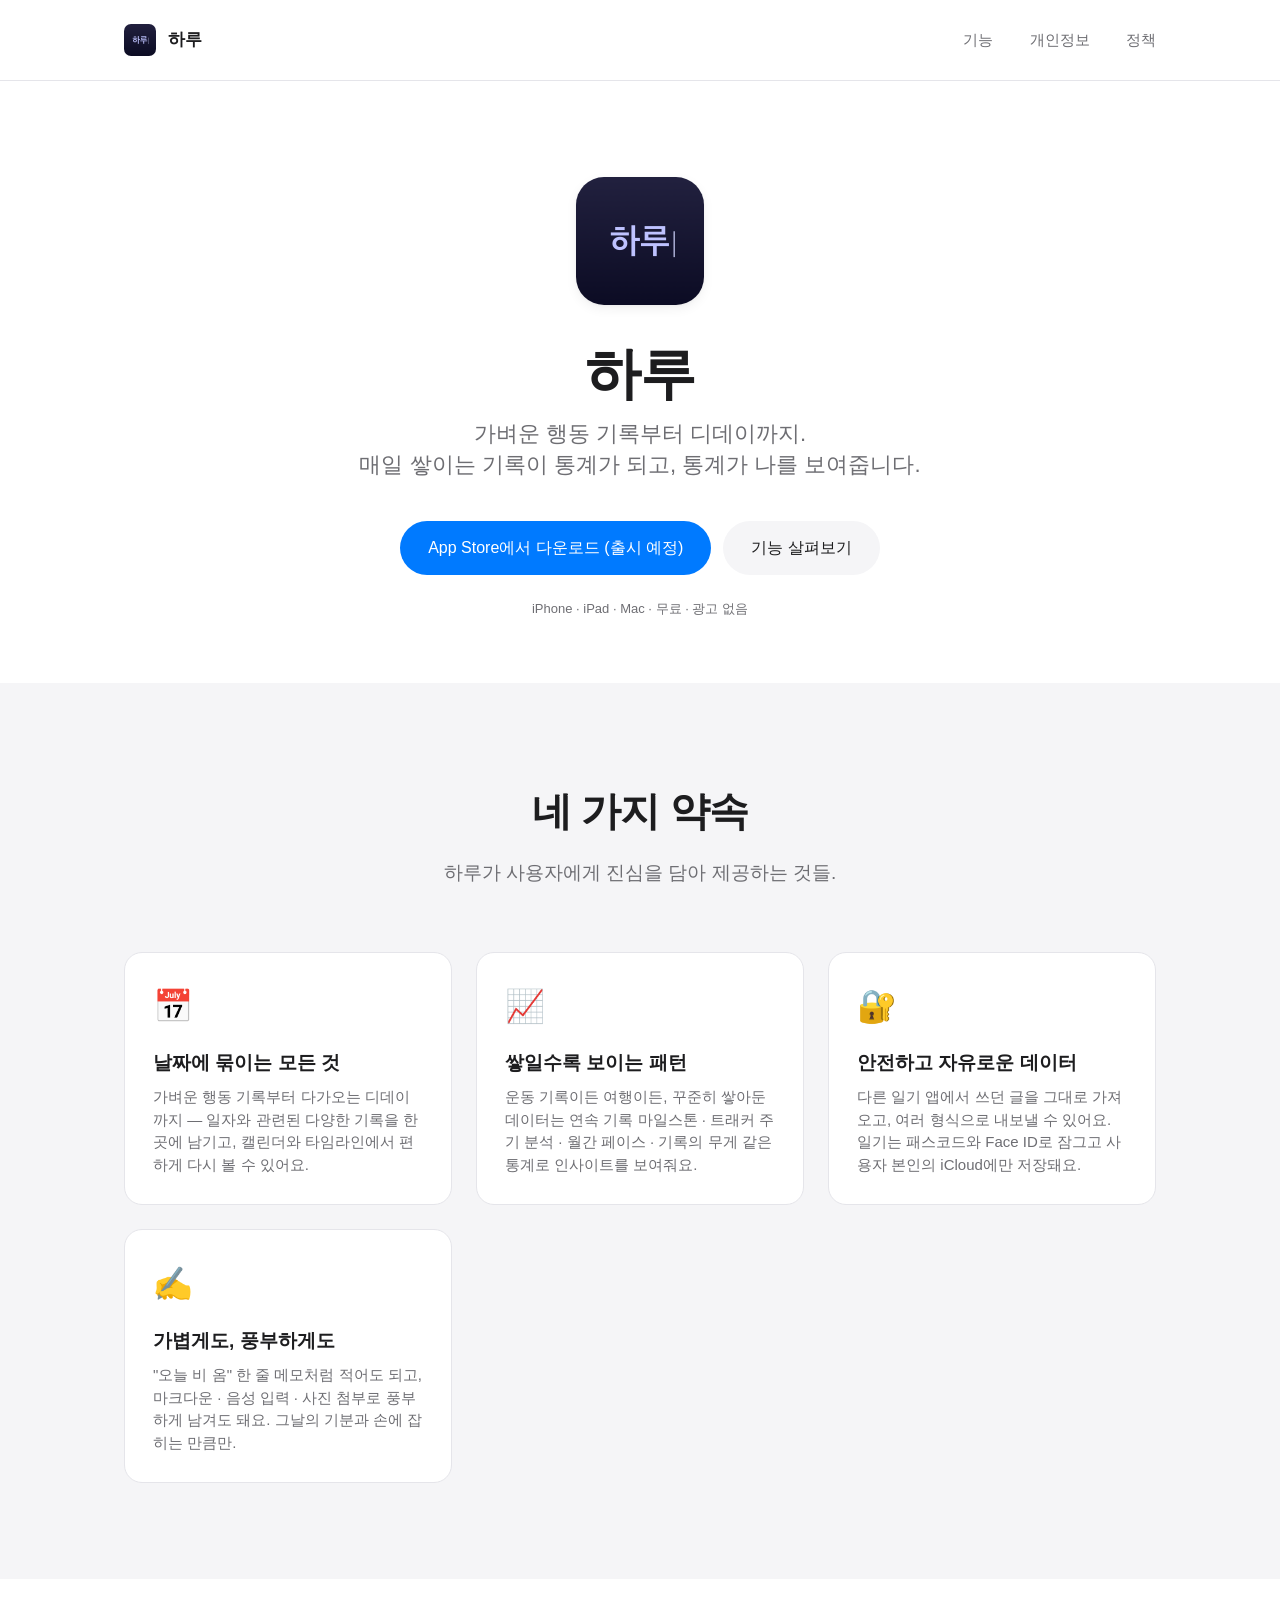
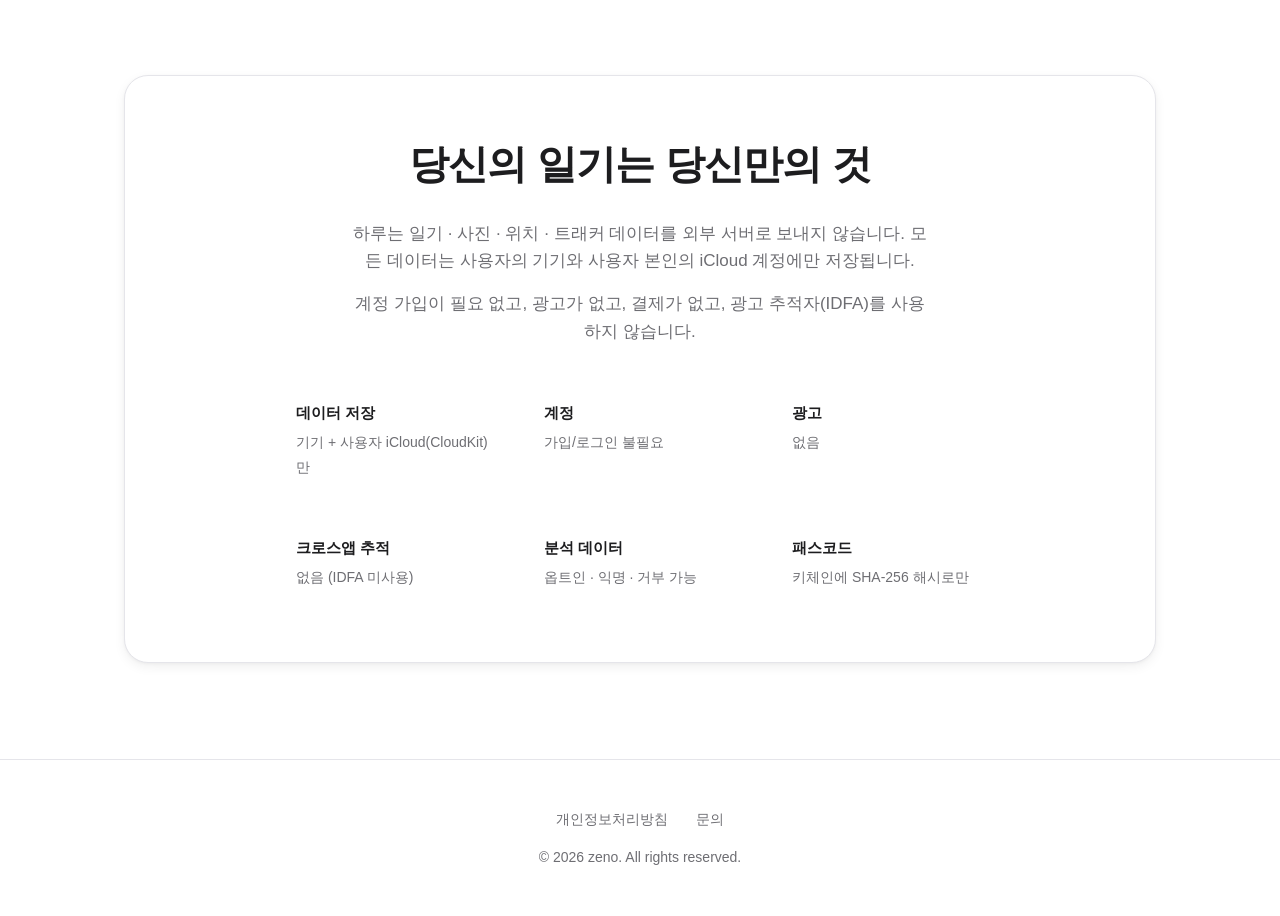
<file: index.html>
<!DOCTYPE html>
<html lang="ko">
<head>
    <meta charset="UTF-8">
    <meta name="viewport" content="width=device-width, initial-scale=1.0">
    <title>하루 — 일기 & 트래커</title>
    <meta name="description" content="가벼운 행동 기록부터 디데이까지. 쌓아둔 기록이 통계가 되어 나를 보여주는 일기 앱.">
    <meta property="og:title" content="하루 — 일기 & 트래커">
    <meta property="og:description" content="가벼운 행동 기록부터 디데이까지. 쌓아둔 기록이 통계가 되어 나를 보여주는 일기 앱.">
    <meta property="og:image" content="logo.png">
    <meta name="theme-color" content="#000000" media="(prefers-color-scheme: dark)">
    <meta name="theme-color" content="#ffffff" media="(prefers-color-scheme: light)">
    <link rel="icon" type="image/png" href="logo.png">
    <link rel="apple-touch-icon" href="logo.png">
    <link rel="stylesheet" href="style.css">
</head>
<body>
    <header>
        <div class="container">
            <a href="/" class="logo">
                <img src="logo.png" alt="하루 로고">
                <span>하루</span>
            </a>
            <nav>
                <a href="#features">기능</a>
                <a href="#privacy">개인정보</a>
                <a href="privacy-policy.html">정책</a>
            </nav>
        </div>
    </header>

    <main>
        <section class="hero">
            <div class="container">
                <img src="logo.png" alt="하루 앱 아이콘" class="app-icon">
                <h1>하루</h1>
                <p class="tagline">
                    가벼운 행동 기록부터 디데이까지.<br>
                    매일 쌓이는 기록이 통계가 되고, 통계가 나를 보여줍니다.
                </p>
                <div class="cta-group">
                    <a href="#" class="btn btn-primary">
                        App Store에서 다운로드 (출시 예정)
                    </a>
                    <a href="#features" class="btn btn-secondary">
                        기능 살펴보기
                    </a>
                </div>
                <p class="platform-note">iPhone · iPad · Mac · 무료 · 광고 없음</p>
            </div>
        </section>

        <section id="features" class="alt">
            <div class="container">
                <h2>네 가지 약속</h2>
                <p class="section-sub">
                    하루가 사용자에게 진심을 담아 제공하는 것들.
                </p>
                <div class="features">
                    <div class="feature-card">
                        <div class="feature-icon">📅</div>
                        <h3>날짜에 묶이는 모든 것</h3>
                        <p>
                            가벼운 행동 기록부터 다가오는 디데이까지 — 일자와 관련된
                            다양한 기록을 한곳에 남기고, 캘린더와 타임라인에서
                            편하게 다시 볼 수 있어요.
                        </p>
                    </div>
                    <div class="feature-card">
                        <div class="feature-icon">📈</div>
                        <h3>쌓일수록 보이는 패턴</h3>
                        <p>
                            운동 기록이든 여행이든, 꾸준히 쌓아둔 데이터는
                            연속 기록 마일스톤 · 트래커 주기 분석 · 월간 페이스
                            · 기록의 무게 같은 통계로 인사이트를 보여줘요.
                        </p>
                    </div>
                    <div class="feature-card">
                        <div class="feature-icon">🔐</div>
                        <h3>안전하고 자유로운 데이터</h3>
                        <p>
                            다른 일기 앱에서 쓰던 글을 그대로 가져오고,
                            여러 형식으로 내보낼 수 있어요. 일기는 패스코드와
                            Face ID로 잠그고 사용자 본인의 iCloud에만 저장돼요.
                        </p>
                    </div>
                    <div class="feature-card">
                        <div class="feature-icon">✍️</div>
                        <h3>가볍게도, 풍부하게도</h3>
                        <p>
                            "오늘 비 옴" 한 줄 메모처럼 적어도 되고, 마크다운 ·
                            음성 입력 · 사진 첨부로 풍부하게 남겨도 돼요.
                            그날의 기분과 손에 잡히는 만큼만.
                        </p>
                    </div>
                </div>
            </div>
        </section>

        <section id="privacy">
            <div class="container">
                <div class="privacy-callout">
                    <h2>당신의 일기는 당신만의 것</h2>
                    <p>
                        하루는 일기 · 사진 · 위치 · 트래커 데이터를 외부 서버로 보내지 않습니다.
                        모든 데이터는 사용자의 기기와 사용자 본인의 iCloud 계정에만 저장됩니다.
                    </p>
                    <p>
                        계정 가입이 필요 없고, 광고가 없고, 결제가 없고, 광고 추적자(IDFA)를 사용하지 않습니다.
                    </p>
                    <div class="privacy-points">
                        <div class="privacy-point">
                            <strong>데이터 저장</strong>
                            <span>기기 + 사용자 iCloud(CloudKit)만</span>
                        </div>
                        <div class="privacy-point">
                            <strong>계정</strong>
                            <span>가입/로그인 불필요</span>
                        </div>
                        <div class="privacy-point">
                            <strong>광고</strong>
                            <span>없음</span>
                        </div>
                        <div class="privacy-point">
                            <strong>크로스앱 추적</strong>
                            <span>없음 (IDFA 미사용)</span>
                        </div>
                        <div class="privacy-point">
                            <strong>분석 데이터</strong>
                            <span>옵트인 · 익명 · 거부 가능</span>
                        </div>
                        <div class="privacy-point">
                            <strong>패스코드</strong>
                            <span>키체인에 SHA-256 해시로만</span>
                        </div>
                    </div>
                </div>
            </div>
        </section>
    </main>

    <footer>
        <div class="container">
            <p>
                <a href="privacy-policy.html">개인정보처리방침</a>
                <a href="mailto:twoface4@yahoo.co.kr">문의</a>
            </p>
            <p style="margin-top: 16px;">© 2026 zeno. All rights reserved.</p>
        </div>
    </footer>
</body>
</html>
</file>
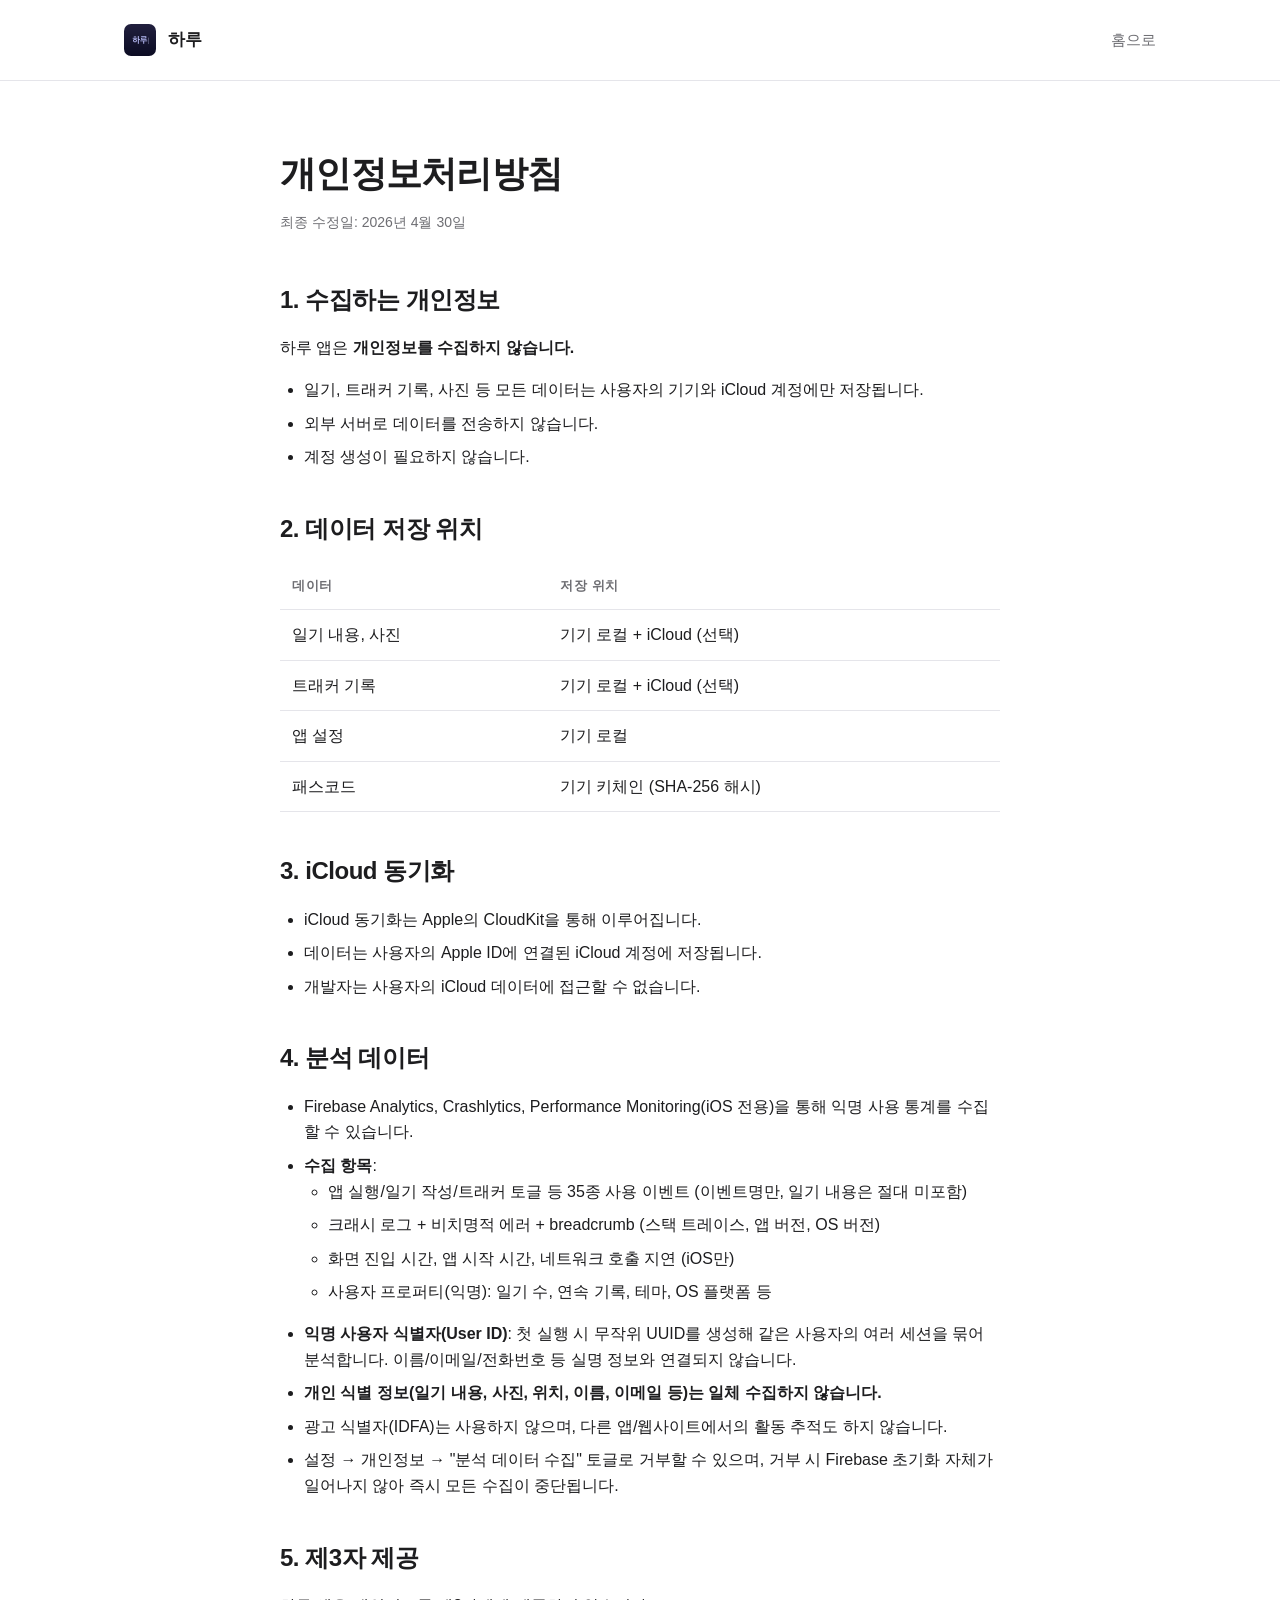
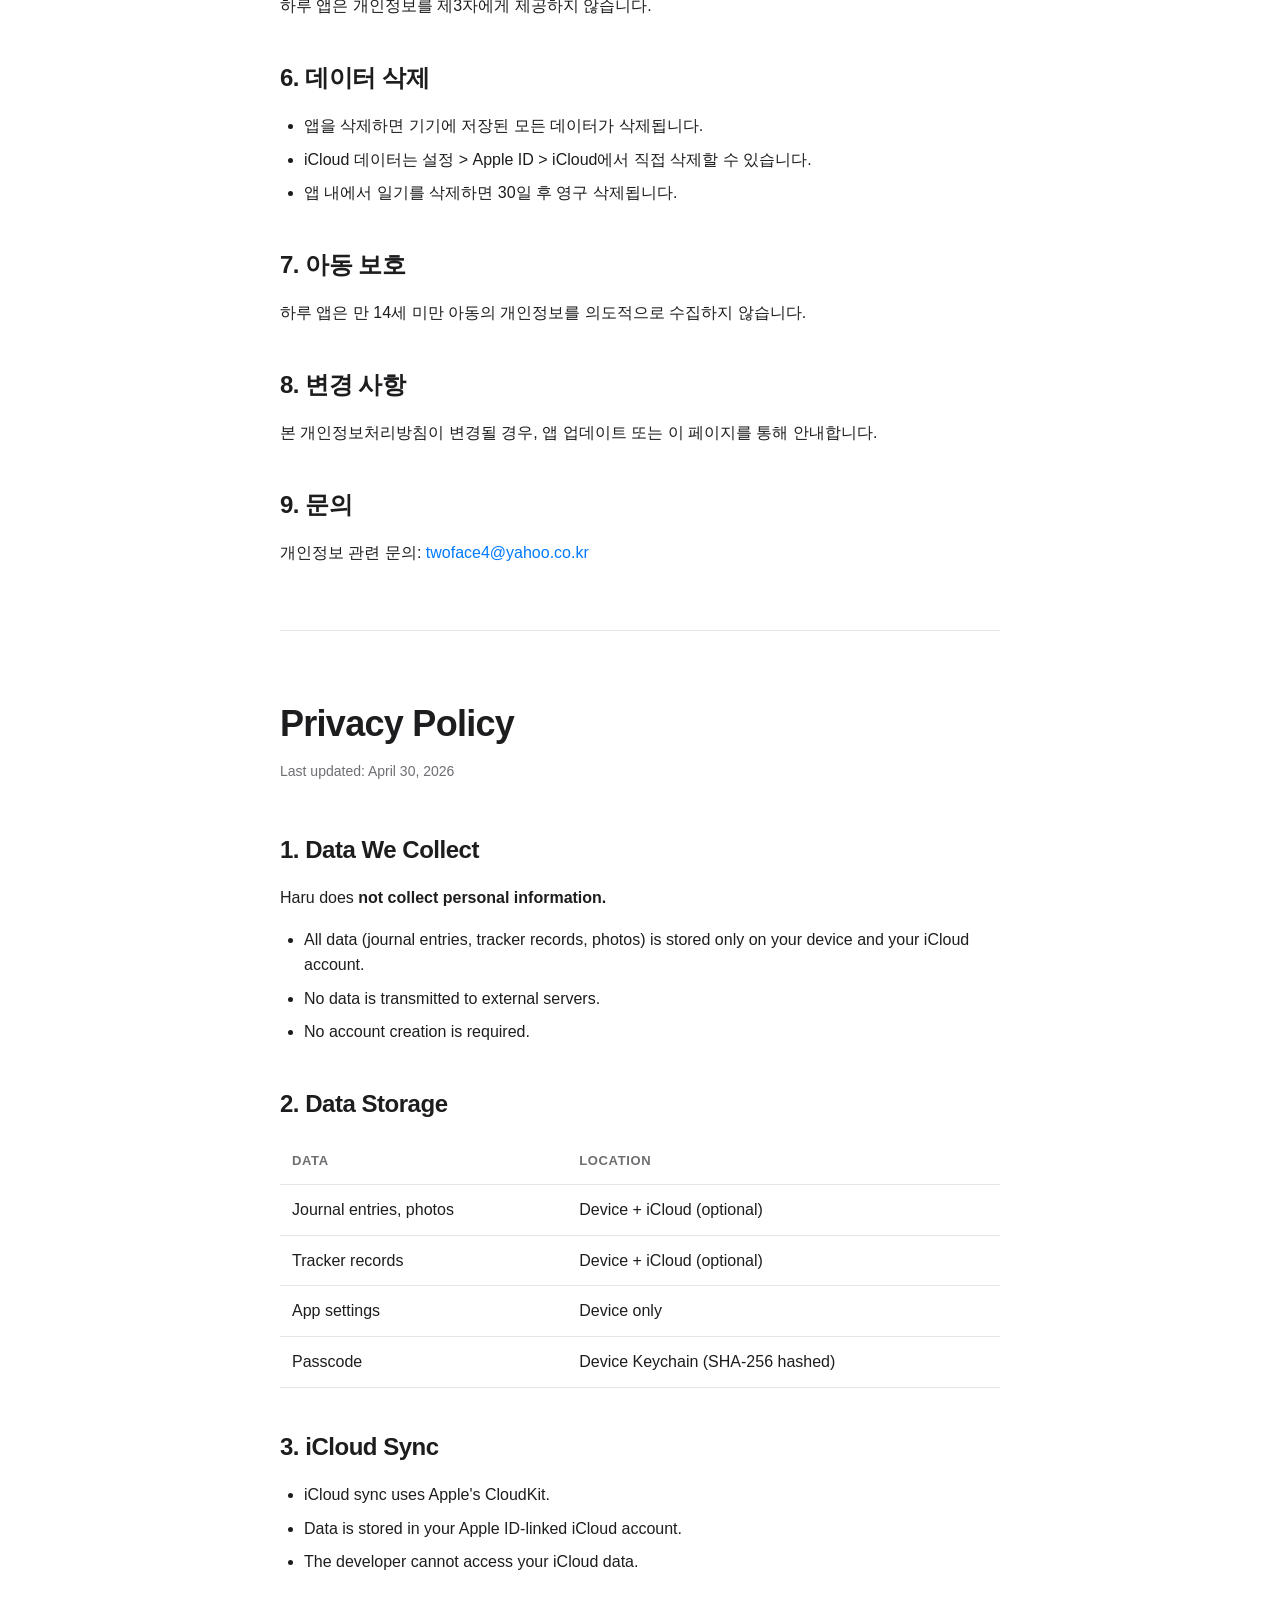
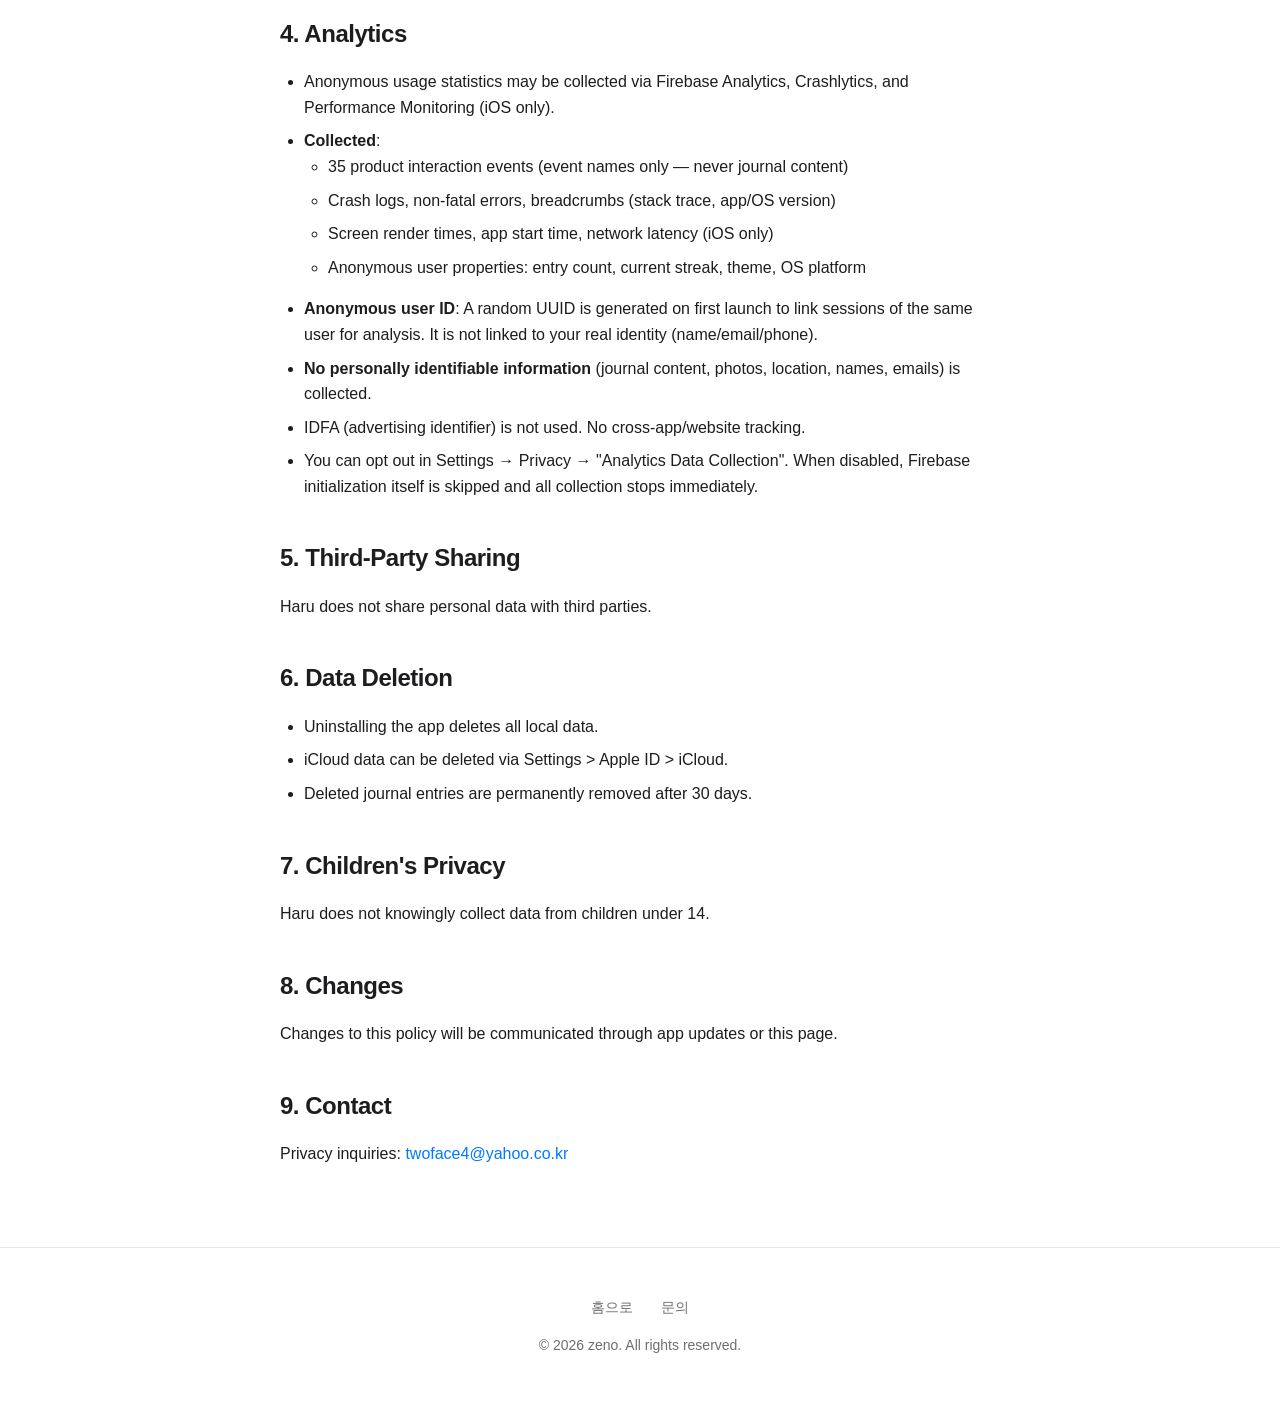
<file: privacy-policy.html>
<!DOCTYPE html>
<html lang="ko">
<head>
    <meta charset="UTF-8">
    <meta name="viewport" content="width=device-width, initial-scale=1.0">
    <title>개인정보처리방침 — 하루</title>
    <meta name="theme-color" content="#000000" media="(prefers-color-scheme: dark)">
    <meta name="theme-color" content="#ffffff" media="(prefers-color-scheme: light)">
    <link rel="icon" type="image/png" href="logo.png">
    <link rel="stylesheet" href="style.css">
</head>
<body>
    <header>
        <div class="container">
            <a href="index.html" class="logo">
                <img src="logo.png" alt="하루 로고">
                <span>하루</span>
            </a>
            <nav>
                <a href="index.html">홈으로</a>
            </nav>
        </div>
    </header>

    <main class="container policy">
        <h1>개인정보처리방침</h1>
        <p class="updated">최종 수정일: 2026년 4월 30일</p>

        <h2>1. 수집하는 개인정보</h2>
        <p>하루 앱은 <strong>개인정보를 수집하지 않습니다.</strong></p>
        <ul>
            <li>일기, 트래커 기록, 사진 등 모든 데이터는 사용자의 기기와 iCloud 계정에만 저장됩니다.</li>
            <li>외부 서버로 데이터를 전송하지 않습니다.</li>
            <li>계정 생성이 필요하지 않습니다.</li>
        </ul>

        <h2>2. 데이터 저장 위치</h2>
        <table>
            <thead>
                <tr><th>데이터</th><th>저장 위치</th></tr>
            </thead>
            <tbody>
                <tr><td>일기 내용, 사진</td><td>기기 로컬 + iCloud (선택)</td></tr>
                <tr><td>트래커 기록</td><td>기기 로컬 + iCloud (선택)</td></tr>
                <tr><td>앱 설정</td><td>기기 로컬</td></tr>
                <tr><td>패스코드</td><td>기기 키체인 (SHA-256 해시)</td></tr>
            </tbody>
        </table>

        <h2>3. iCloud 동기화</h2>
        <ul>
            <li>iCloud 동기화는 Apple의 CloudKit을 통해 이루어집니다.</li>
            <li>데이터는 사용자의 Apple ID에 연결된 iCloud 계정에 저장됩니다.</li>
            <li>개발자는 사용자의 iCloud 데이터에 접근할 수 없습니다.</li>
        </ul>

        <h2>4. 분석 데이터</h2>
        <ul>
            <li>Firebase Analytics, Crashlytics, Performance Monitoring(iOS 전용)을 통해 익명 사용 통계를 수집할 수 있습니다.</li>
            <li><strong>수집 항목</strong>:
                <ul>
                    <li>앱 실행/일기 작성/트래커 토글 등 35종 사용 이벤트 (이벤트명만, 일기 내용은 절대 미포함)</li>
                    <li>크래시 로그 + 비치명적 에러 + breadcrumb (스택 트레이스, 앱 버전, OS 버전)</li>
                    <li>화면 진입 시간, 앱 시작 시간, 네트워크 호출 지연 (iOS만)</li>
                    <li>사용자 프로퍼티(익명): 일기 수, 연속 기록, 테마, OS 플랫폼 등</li>
                </ul>
            </li>
            <li><strong>익명 사용자 식별자(User ID)</strong>: 첫 실행 시 무작위 UUID를 생성해 같은 사용자의 여러 세션을 묶어 분석합니다. 이름/이메일/전화번호 등 실명 정보와 연결되지 않습니다.</li>
            <li><strong>개인 식별 정보(일기 내용, 사진, 위치, 이름, 이메일 등)는 일체 수집하지 않습니다.</strong></li>
            <li>광고 식별자(IDFA)는 사용하지 않으며, 다른 앱/웹사이트에서의 활동 추적도 하지 않습니다.</li>
            <li>설정 → 개인정보 → "분석 데이터 수집" 토글로 거부할 수 있으며, 거부 시 Firebase 초기화 자체가 일어나지 않아 즉시 모든 수집이 중단됩니다.</li>
        </ul>

        <h2>5. 제3자 제공</h2>
        <p>하루 앱은 개인정보를 제3자에게 제공하지 않습니다.</p>

        <h2>6. 데이터 삭제</h2>
        <ul>
            <li>앱을 삭제하면 기기에 저장된 모든 데이터가 삭제됩니다.</li>
            <li>iCloud 데이터는 설정 &gt; Apple ID &gt; iCloud에서 직접 삭제할 수 있습니다.</li>
            <li>앱 내에서 일기를 삭제하면 30일 후 영구 삭제됩니다.</li>
        </ul>

        <h2>7. 아동 보호</h2>
        <p>하루 앱은 만 14세 미만 아동의 개인정보를 의도적으로 수집하지 않습니다.</p>

        <h2>8. 변경 사항</h2>
        <p>본 개인정보처리방침이 변경될 경우, 앱 업데이트 또는 이 페이지를 통해 안내합니다.</p>

        <h2>9. 문의</h2>
        <p>개인정보 관련 문의: <a href="mailto:twoface4@yahoo.co.kr">twoface4@yahoo.co.kr</a></p>

        <hr>

        <h1>Privacy Policy</h1>
        <p class="updated">Last updated: April 30, 2026</p>

        <h2>1. Data We Collect</h2>
        <p>Haru does <strong>not collect personal information.</strong></p>
        <ul>
            <li>All data (journal entries, tracker records, photos) is stored only on your device and your iCloud account.</li>
            <li>No data is transmitted to external servers.</li>
            <li>No account creation is required.</li>
        </ul>

        <h2>2. Data Storage</h2>
        <table>
            <thead>
                <tr><th>Data</th><th>Location</th></tr>
            </thead>
            <tbody>
                <tr><td>Journal entries, photos</td><td>Device + iCloud (optional)</td></tr>
                <tr><td>Tracker records</td><td>Device + iCloud (optional)</td></tr>
                <tr><td>App settings</td><td>Device only</td></tr>
                <tr><td>Passcode</td><td>Device Keychain (SHA-256 hashed)</td></tr>
            </tbody>
        </table>

        <h2>3. iCloud Sync</h2>
        <ul>
            <li>iCloud sync uses Apple's CloudKit.</li>
            <li>Data is stored in your Apple ID-linked iCloud account.</li>
            <li>The developer cannot access your iCloud data.</li>
        </ul>

        <h2>4. Analytics</h2>
        <ul>
            <li>Anonymous usage statistics may be collected via Firebase Analytics, Crashlytics, and Performance Monitoring (iOS only).</li>
            <li><strong>Collected</strong>:
                <ul>
                    <li>35 product interaction events (event names only — never journal content)</li>
                    <li>Crash logs, non-fatal errors, breadcrumbs (stack trace, app/OS version)</li>
                    <li>Screen render times, app start time, network latency (iOS only)</li>
                    <li>Anonymous user properties: entry count, current streak, theme, OS platform</li>
                </ul>
            </li>
            <li><strong>Anonymous user ID</strong>: A random UUID is generated on first launch to link sessions of the same user for analysis. It is not linked to your real identity (name/email/phone).</li>
            <li><strong>No personally identifiable information</strong> (journal content, photos, location, names, emails) is collected.</li>
            <li>IDFA (advertising identifier) is not used. No cross-app/website tracking.</li>
            <li>You can opt out in Settings → Privacy → "Analytics Data Collection". When disabled, Firebase initialization itself is skipped and all collection stops immediately.</li>
        </ul>

        <h2>5. Third-Party Sharing</h2>
        <p>Haru does not share personal data with third parties.</p>

        <h2>6. Data Deletion</h2>
        <ul>
            <li>Uninstalling the app deletes all local data.</li>
            <li>iCloud data can be deleted via Settings &gt; Apple ID &gt; iCloud.</li>
            <li>Deleted journal entries are permanently removed after 30 days.</li>
        </ul>

        <h2>7. Children's Privacy</h2>
        <p>Haru does not knowingly collect data from children under 14.</p>

        <h2>8. Changes</h2>
        <p>Changes to this policy will be communicated through app updates or this page.</p>

        <h2>9. Contact</h2>
        <p>Privacy inquiries: <a href="mailto:twoface4@yahoo.co.kr">twoface4@yahoo.co.kr</a></p>
    </main>

    <footer>
        <div class="container">
            <p>
                <a href="index.html">홈으로</a>
                <a href="mailto:twoface4@yahoo.co.kr">문의</a>
            </p>
            <p style="margin-top: 16px;">© 2026 zeno. All rights reserved.</p>
        </div>
    </footer>
</body>
</html>
</file>
<file: style.css>
:root {
    --bg: #ffffff;
    --bg-soft: #f5f5f7;
    --text: #1d1d1f;
    --text-soft: #6e6e73;
    --accent: #007aff;
    --border: #e5e5ea;
    --card: #ffffff;
    --shadow: 0 1px 3px rgba(0, 0, 0, 0.04), 0 4px 12px rgba(0, 0, 0, 0.06);
}

@media (prefers-color-scheme: dark) {
    :root {
        --bg: #000000;
        --bg-soft: #1c1c1e;
        --text: #f5f5f7;
        --text-soft: #98989d;
        --accent: #0a84ff;
        --border: #2c2c2e;
        --card: #1c1c1e;
        --shadow: 0 1px 3px rgba(0, 0, 0, 0.4), 0 4px 12px rgba(0, 0, 0, 0.5);
    }
}

* {
    box-sizing: border-box;
    margin: 0;
    padding: 0;
}

html {
    scroll-behavior: smooth;
}

body {
    font-family: -apple-system, BlinkMacSystemFont, "SF Pro Display", "SF Pro Text", "Helvetica Neue", sans-serif;
    background: var(--bg);
    color: var(--text);
    line-height: 1.6;
    -webkit-font-smoothing: antialiased;
}

a {
    color: var(--accent);
    text-decoration: none;
}

a:hover {
    text-decoration: underline;
}

.container {
    max-width: 1080px;
    margin: 0 auto;
    padding: 0 24px;
}

/* Header */

header {
    padding: 24px 0;
    position: sticky;
    top: 0;
    background: rgba(255, 255, 255, 0.85);
    backdrop-filter: saturate(180%) blur(20px);
    -webkit-backdrop-filter: saturate(180%) blur(20px);
    z-index: 100;
    border-bottom: 1px solid var(--border);
}

@media (prefers-color-scheme: dark) {
    header {
        background: rgba(0, 0, 0, 0.85);
    }
}

header .container {
    display: flex;
    align-items: center;
    justify-content: space-between;
}

.logo {
    display: flex;
    align-items: center;
    gap: 12px;
    font-weight: 600;
    font-size: 17px;
    color: var(--text);
}

.logo img {
    width: 32px;
    height: 32px;
    border-radius: 7px;
}

nav a {
    color: var(--text-soft);
    margin-left: 32px;
    font-size: 15px;
}

nav a:hover {
    color: var(--text);
    text-decoration: none;
}

/* Hero */

.hero {
    padding: 96px 0 64px;
    text-align: center;
}

.hero img.app-icon {
    width: 128px;
    height: 128px;
    border-radius: 28px;
    box-shadow: var(--shadow);
    margin-bottom: 32px;
}

.hero h1 {
    font-size: 56px;
    font-weight: 700;
    letter-spacing: -0.02em;
    line-height: 1.05;
    margin-bottom: 16px;
}

.hero .tagline {
    font-size: 22px;
    color: var(--text-soft);
    max-width: 640px;
    margin: 0 auto 40px;
    line-height: 1.4;
}

.cta-group {
    display: flex;
    gap: 12px;
    justify-content: center;
    flex-wrap: wrap;
}

.btn {
    display: inline-flex;
    align-items: center;
    gap: 8px;
    padding: 14px 28px;
    border-radius: 999px;
    font-size: 16px;
    font-weight: 500;
    transition: all 0.15s ease;
}

.btn-primary {
    background: var(--accent);
    color: white;
}

.btn-primary:hover {
    background: #0066d6;
    text-decoration: none;
    transform: translateY(-1px);
}

.btn-secondary {
    background: var(--bg-soft);
    color: var(--text);
}

.btn-secondary:hover {
    background: var(--border);
    text-decoration: none;
}

.platform-note {
    margin-top: 24px;
    font-size: 13px;
    color: var(--text-soft);
}

/* Sections */

section {
    padding: 96px 0;
}

section.alt {
    background: var(--bg-soft);
}

h2 {
    font-size: 40px;
    font-weight: 700;
    letter-spacing: -0.02em;
    text-align: center;
    margin-bottom: 16px;
}

.section-sub {
    font-size: 19px;
    color: var(--text-soft);
    text-align: center;
    max-width: 640px;
    margin: 0 auto 64px;
    line-height: 1.5;
}

/* Features grid */

.features {
    display: grid;
    grid-template-columns: repeat(auto-fit, minmax(280px, 1fr));
    gap: 24px;
}

.feature-card {
    background: var(--card);
    border: 1px solid var(--border);
    border-radius: 18px;
    padding: 28px;
    transition: transform 0.15s ease, box-shadow 0.15s ease;
}

.feature-card:hover {
    transform: translateY(-2px);
    box-shadow: var(--shadow);
}

.feature-icon {
    font-size: 32px;
    margin-bottom: 16px;
}

.feature-card h3 {
    font-size: 19px;
    font-weight: 600;
    margin-bottom: 8px;
}

.feature-card p {
    font-size: 15px;
    color: var(--text-soft);
    line-height: 1.5;
}

/* Privacy callout */

.privacy-callout {
    background: var(--card);
    border: 1px solid var(--border);
    border-radius: 24px;
    padding: 56px 40px;
    text-align: center;
    box-shadow: var(--shadow);
}

.privacy-callout h2 {
    margin-bottom: 24px;
}

.privacy-callout p {
    font-size: 17px;
    color: var(--text-soft);
    max-width: 580px;
    margin: 0 auto 16px;
    line-height: 1.6;
}

.privacy-points {
    display: grid;
    grid-template-columns: repeat(auto-fit, minmax(200px, 1fr));
    gap: 24px;
    margin-top: 40px;
    text-align: left;
    max-width: 720px;
    margin-left: auto;
    margin-right: auto;
}

.privacy-point {
    padding: 16px;
}

.privacy-point strong {
    display: block;
    font-size: 15px;
    color: var(--text);
    margin-bottom: 4px;
}

.privacy-point span {
    font-size: 14px;
    color: var(--text-soft);
}

/* Footer */

footer {
    padding: 48px 0;
    border-top: 1px solid var(--border);
    text-align: center;
    color: var(--text-soft);
    font-size: 14px;
}

footer a {
    margin: 0 12px;
    color: var(--text-soft);
}

footer a:hover {
    color: var(--text);
    text-decoration: none;
}

/* Privacy policy page */

.policy {
    padding: 64px 0;
    max-width: 720px;
}

.policy h1 {
    font-size: 36px;
    font-weight: 700;
    letter-spacing: -0.02em;
    margin-bottom: 8px;
}

.policy .updated {
    color: var(--text-soft);
    font-size: 14px;
    margin-bottom: 48px;
}

.policy h2 {
    font-size: 24px;
    text-align: left;
    margin: 40px 0 16px;
    font-weight: 600;
}

.policy h3 {
    font-size: 18px;
    font-weight: 600;
    margin: 24px 0 8px;
}

.policy p,
.policy ul,
.policy table {
    margin-bottom: 16px;
    font-size: 16px;
}

.policy ul {
    padding-left: 24px;
}

.policy li {
    margin-bottom: 8px;
}

.policy table {
    border-collapse: collapse;
    width: 100%;
}

.policy table th,
.policy table td {
    text-align: left;
    padding: 12px;
    border-bottom: 1px solid var(--border);
}

.policy table th {
    font-weight: 600;
    color: var(--text-soft);
    font-size: 13px;
    text-transform: uppercase;
    letter-spacing: 0.05em;
}

.policy strong {
    color: var(--text);
}

.policy hr {
    border: none;
    border-top: 1px solid var(--border);
    margin: 64px 0;
}

/* Responsive */

@media (max-width: 640px) {
    .hero {
        padding: 64px 0 48px;
    }

    .hero h1 {
        font-size: 40px;
    }

    .hero .tagline {
        font-size: 18px;
    }

    h2 {
        font-size: 32px;
    }

    section {
        padding: 64px 0;
    }

    nav a {
        margin-left: 16px;
        font-size: 14px;
    }

    .privacy-callout {
        padding: 40px 24px;
    }
}
</file>
